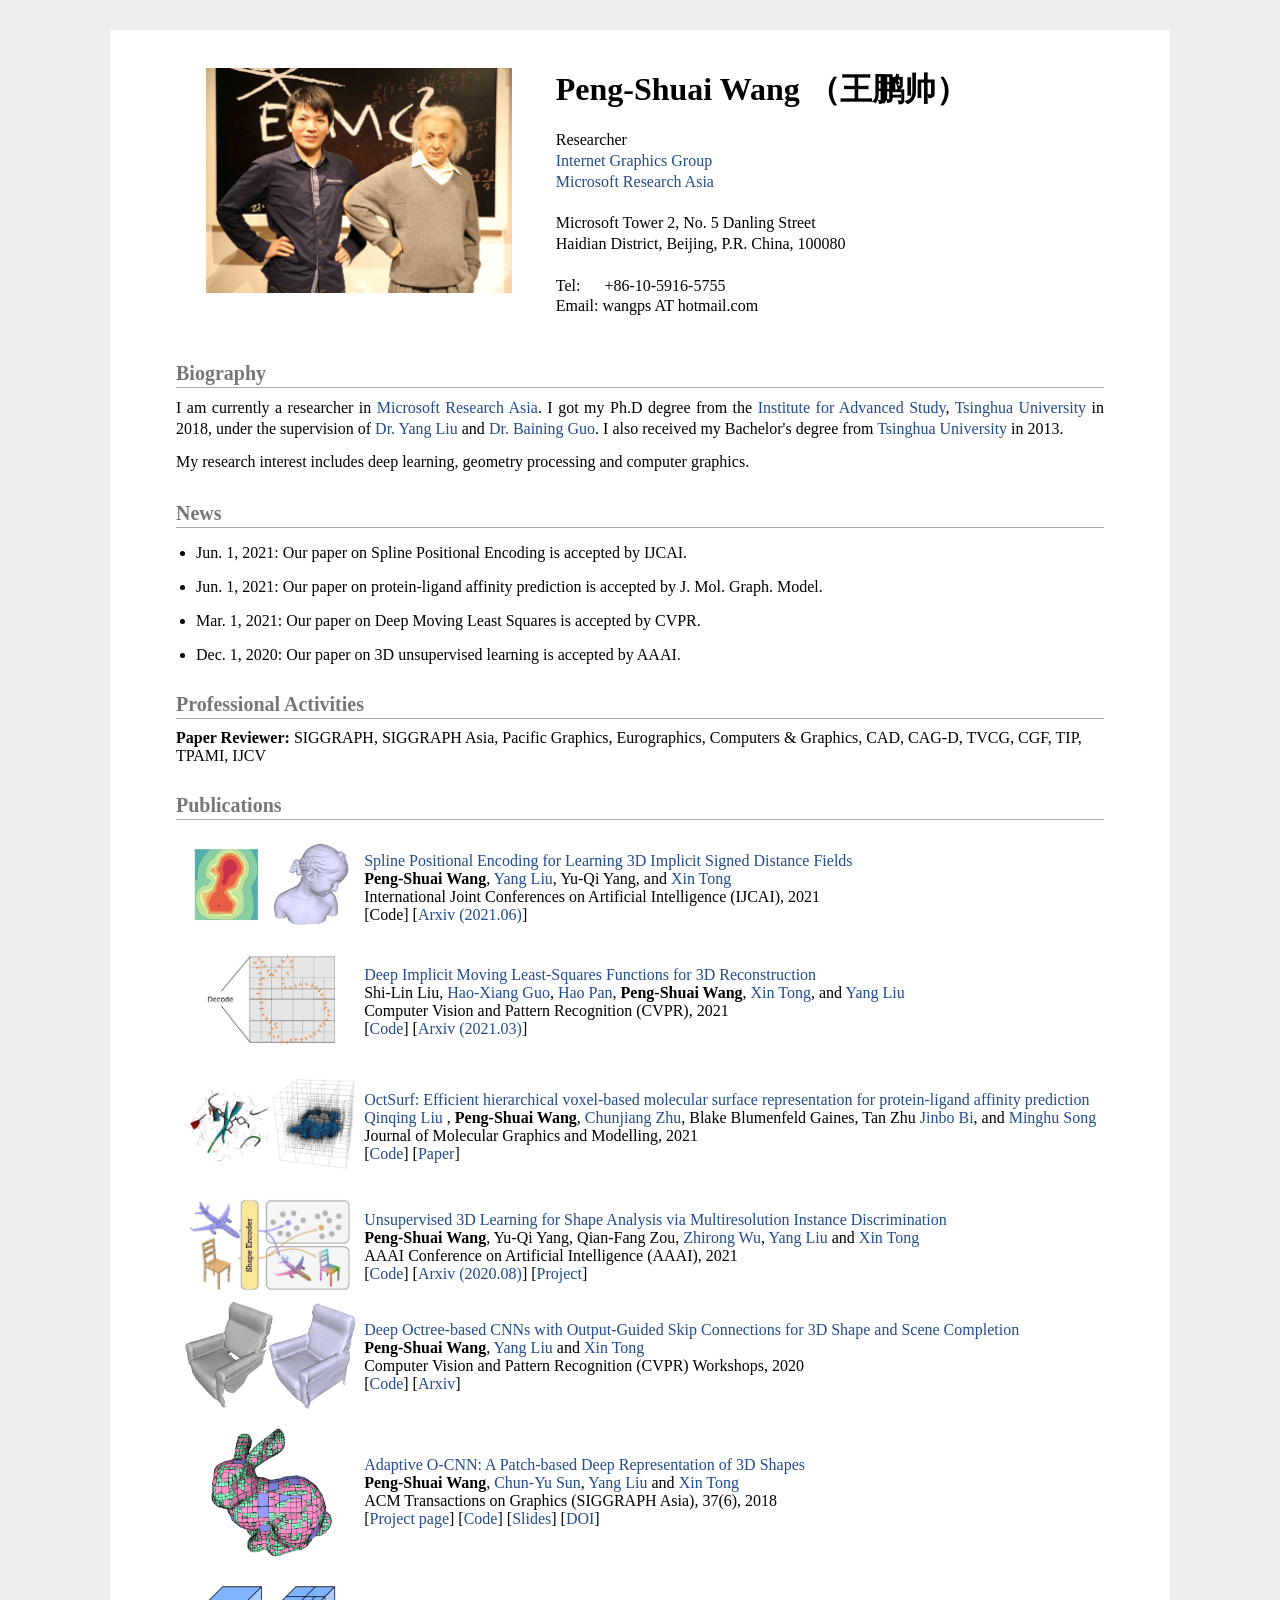
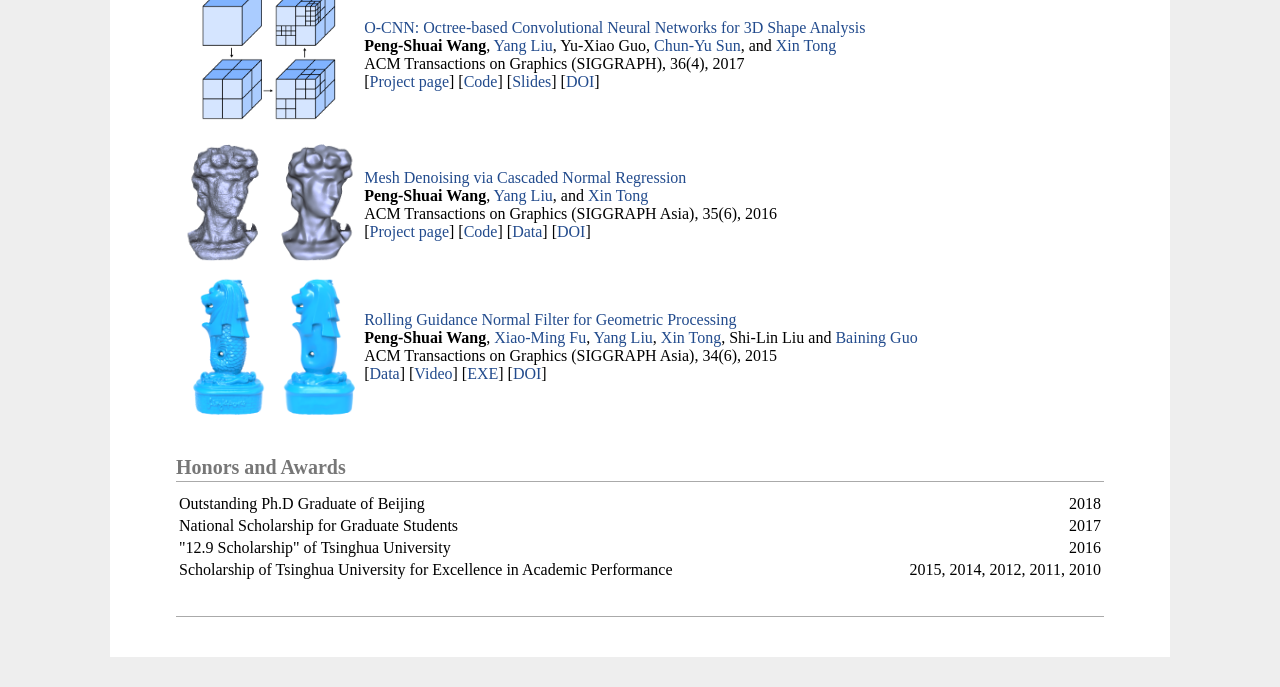
<file: index.html>
<!DOCTYPE html PUBLIC "-//W3C//DTD XHTML 1.1//EN" "http://www.w3.org/TR/xhtml11/DTD/xhtml11.dtd">
<html xmlns="http://www.w3.org/1999/xhtml" xml:lang="en" slick-uniqueid="3">
<head>
<meta http-equiv="Content-Type" content="text/html; charset=UTF-8">
<meta name="keywords" content="Pengshuai Wang, Peng-Shuai Wang, Tsinghua University, 王鹏帅, 清华大学, rolling guidance normal filter, mesh denoising, Cascaded Normal Regression, o-cnn, O-CNN, octree, convolutional neural network, computer graphics, geometry"> 
<meta name="description" content="Pengshuai Wang&#39;s home page">
<link rel="stylesheet" href="./Pengshuai Wang - Homepage_files/style/jemdoc.css" type="text/css">
<style type="text/css">
</style>
<title>Pengshuai Wang - Homepage</title>
<link rel="shortcut icon" href="./Pengshuai Wang - Homepage_files/img/favicon.ico" >
<!--link rel="shortcut icon" type="image/gif" href="./Pengshuai Wang - Homepage_files/img/animated_favicon1.gif" -->
</head>


<body>
<div id="layout-content" style="margin-top:25px">

<table  border="0" width="100%"> <tbody>
  <tr>
    <td width="19%" valign="top" height="173">
      <img height="225" id="photo" style="padding: 0pt 30pt 0pt 20pt; float: left; display: inline;" src="./Pengshuai Wang - Homepage_files/img/me2.jpg">
    </td>
    
    <td width="80%" valign="top" height="173">
      <b><font face="Times New Roman" size="6">Peng-Shuai Wang</font><font size="6" face="楷体_GB2312"> （王鹏帅）</font><font face="Times New Roman" size="6"></font></b>
      <br><br>      
      <p>
          Researcher
          <br>
          <a href="https://www.microsoft.com/en-us/research/group/internet-graphics/" target="_blank">Internet Graphics Group</a>
          <br>
          <a href="https://www.microsoft.com/en-us/research/lab/microsoft-research-asia/" target="_blank">Microsoft Research Asia</a>
          <br><br>
          Microsoft Tower 2, No. 5 Danling Street <br>
          Haidian District, Beijing, P.R. China, 100080 <br><br>

          Tel: &nbsp;&nbsp;&nbsp;&nbsp; +86-10-5916-5755<br>
          Email: wangps AT hotmail.com
      </p>
    </td>
  </tr>
</tbody> </table>


<table  border="0" width="100%"> <tbody>
  <tr>
    <h2>Biography</h2>
    <p style="text-align:justify;">
      I am currently a researcher in 
      <a href="https://www.microsoft.com/en-us/research/lab/microsoft-research-asia/" target="_blank">Microsoft Research Asia</a>.
      I got my Ph.D degree from the 
      <a href="http://www.castu.tsinghua.edu.cn/" target="_blank">Institute for Advanced Study</a>, 
      <a href="http://www.tsinghua.edu.cn/publish/newthuen/index.html" target="_blank">Tsinghua University</a> 
      in 2018, under the supervision of 
      <a href="https://xueyuhanlang.github.io/" target="_blank">Dr. Yang Liu</a> and  
      <a href="http://research.microsoft.com/en-us/people/bainguo/" target="_blank">Dr. Baining Guo</a>. 
      I also received my Bachelor's degree from 
      <a href="http://www.tsinghua.edu.cn/publish/newthuen/index.html" target="_blank">Tsinghua University</a> 
      in 2013.
    </p>
    <p> 
      My research interest includes deep learning, geometry processing and computer graphics.
    </p>
  </tr>
  
  <tr>
    <h2>News</h2>
    <ul style="list-style-type:disc">
      <li> Jun.  1, 2021: Our paper  on Spline Positional Encoding is accepted by IJCAI. </li>
      <li> Jun.  1, 2021: Our paper  on protein-ligand affinity prediction is accepted by J. Mol. Graph. Model. </li>
      <li> Mar.  1, 2021: Our paper  on Deep Moving Least Squares is accepted by CVPR. </li>
      <li> Dec.  1, 2020: Our paper  on 3D unsupervised learning is accepted by AAAI. </li>
    </ul>
  </tr>
  
  <tr>
    <h2>Professional Activities </h2>
    <strong>Paper Reviewer:</strong> SIGGRAPH, SIGGRAPH Asia, Pacific Graphics, 
    Eurographics, Computers & Graphics, CAD, CAG-D, TVCG, CGF, TIP, TPAMI, IJCV
  </tr>
</tbody></table>

<table  border="0" width="100%"> <tbody>
<h2>Publications</h2>

<!-- Spline Positional Encoding -->
<tr>
  <td>
    <div align="center">
      <img width="160" src="./Pengshuai Wang - Homepage_files/img/spline.jpg" alt="">
    </div>
  </td>
  <td>
    <a href="https://arxiv.org/abs/2106.01553" target="_blank">Spline Positional Encoding for Learning 3D Implicit Signed Distance Fields</a>        
    <br> 
    <strong>Peng-Shuai Wang</strong>, 
    <a href="https://xueyuhanlang.github.io/" target="_blank" onclick="stc(this, 44)">Yang Liu</a>, 
    Yu-Qi Yang, and
    <a href="http://research.microsoft.com/en-us/um/people/xtong/xtong.html" target="_blank" onclick="stc(this, 44)">Xin Tong</a>
    <br> 
    International Joint Conferences on Artificial Intelligence (IJCAI), 2021
    <br>
    [Code] 
    [<a href="https://arxiv.org/abs/2106.01553" target="_blank">Arxiv (2021.06)</a>]
  </td>
</tr>


<!-- Deep Moving Least Squares -->
<tr>
  <td>
    <div align="center">
      <img width="160" src="./Pengshuai Wang - Homepage_files/img/deepmls.jpg" alt="">
    </div>
  </td>
  <td>
    <a href="https://arxiv.org/abs/2103.12266" target="_blank">Deep Implicit Moving Least-Squares Functions for 3D Reconstruction</a>        
    <br> 
    Shi-Lin Liu,  
    <a href="https://haoxiangguo.cn/" target="_blank" onclick="stc(this, 44)">Hao-Xiang Guo</a>,
    <a href="http://haopan.github.io/" target="_blank" onclick="stc(this, 44)">Hao Pan</a>,
    <strong>Peng-Shuai Wang</strong>, 
    <a href="http://research.microsoft.com/en-us/um/people/xtong/xtong.html" target="_blank" onclick="stc(this, 44)">Xin Tong</a>, and
    <a href="https://xueyuhanlang.github.io/" target="_blank" onclick="stc(this, 44)">Yang Liu</a>
    <br> 
    Computer Vision and Pattern Recognition (CVPR), 2021
    <br>
    [<a href="https://github.com/Andy97/DeepMLS" target="_blank">Code</a>] 
    [<a href="https://arxiv.org/abs/2103.12266" target="_blank">Arxiv (2021.03)</a>]
  </td>
</tr>

<!-- OctSurf -->
<tr>
  <td>
    <div align="center">
      <img width="170" src="./Pengshuai Wang - Homepage_files/img/octsurf.png" alt="">
    </div>
  </td>
  <td>
    <a href="https://www.sciencedirect.com/science/article/abs/pii/S1093326321000346" target="_blank">OctSurf: Efficient hierarchical voxel-based molecular surface representation for protein-ligand affinity prediction</a>        
    <br> 
    <a href="https://luckick.github.io/" target="_blank" onclick="stc(this, 44)">Qinqing Liu </a>,
    <strong>Peng-Shuai Wang</strong>,   
    <a href="https://chunjiangzhu.github.io/" target="_blank" onclick="stc(this, 44)"> Chunjiang Zhu</a>, 
    Blake Blumenfeld Gaines, Tan Zhu
    <a href="https://jinbo-bi.uconn.edu/" target="_blank" onclick="stc(this, 44)">Jinbo Bi</a>, and
    <a href="https://www.bme.uconn.edu/faculty-staff/core-faculty/minghu-song/" target="_blank" onclick="stc(this, 44)">Minghu Song</a>
    <br> 
    Journal of Molecular Graphics and Modelling, 2021
    <br>
    [<a href="https://github.uconn.edu/mldrugdiscovery/OctSurf" target="_blank">Code</a>] 
    [<a href="https://www.sciencedirect.com/science/article/abs/pii/S1093326321000346" target="_blank">Paper</a>]
  </td>
</tr>


<!-- Unsupervised 3D Learning for Shape Analysis -->
<tr>
  <td>
    <div align="center">
      <img width="160" src="./pretrain_files/unsupervise.jpg" alt="">
    </div>
  </td>
  <td>
    <a href="https://arxiv.org/abs/2008.01068" target="_blank">Unsupervised 3D Learning for Shape Analysis via Multiresolution Instance Discrimination</a>        
    <br> 
    <strong>Peng-Shuai Wang</strong>, Yu-Qi Yang, Qian-Fang Zou, 
    <a href="https://www.microsoft.com/en-us/research/people/wuzhiron/" target="_blank" onclick="stc(this, 44)">Zhirong Wu</a>,
    <a href="https://xueyuhanlang.github.io/" target="_blank" onclick="stc(this, 44)">Yang Liu</a> and
    <a href="http://research.microsoft.com/en-us/um/people/xtong/xtong.html" target="_blank" onclick="stc(this, 44)">Xin Tong</a>
    <br> 
    AAAI Conference on Artificial Intelligence (AAAI), 2021
    <br>
    [<a href="https://github.com/microsoft/O-CNN" target="_blank">Code</a>] 
    [<a href="https://arxiv.org/abs/2008.01068" target="_blank">Arxiv (2020.08)</a>]
    [<a href="pretrain.html" target="_blank">Project</a>]
  </td>
</tr>


<!-- Deep Octree-based CNNs with Output-Guided Skip Connections -->
<tr>
  <td>
    <div align="center">
      <img width="170" src="./Pengshuai Wang - Homepage_files/img/complete.png" alt="">
    </div>
  </td>
  <td>
    <a href="https://openaccess.thecvf.com/content_CVPRW_2020/html/w17/Wang_Deep_Octree-Based_CNNs_With_Output-Guided_Skip_Connections_for_3D_Shape_CVPRW_2020_paper.html" target="_blank">Deep Octree-based CNNs with Output-Guided Skip Connections for 3D Shape and Scene Completion</a>        
    <br> 
    <strong>Peng-Shuai Wang</strong>, 
    <a href="https://xueyuhanlang.github.io/" target="_blank" onclick="stc(this, 44)">Yang Liu</a> and
    <a href="http://research.microsoft.com/en-us/um/people/xtong/xtong.html" target="_blank" onclick="stc(this, 44)">Xin Tong</a>
    <br> 
    Computer Vision and Pattern Recognition (CVPR) Workshops, 2020
    <br>
    [<a href="https://github.com/microsoft/O-CNN/blob/master/docs/completion.md" target="_blank">Code</a>] 
    [<a href="https://arxiv.org/abs/2006.03762" target="_blank">Arxiv</a>]
  </td>
</tr>


<!-- Adaptive O-CNN: A Patch-based Deep Representation of 3D Shapes -->
<tr>
  <td>
    <div align="center">
      <img width="160" src="./AO-CNN_files/ao-cnn.png" alt="">
    </div>
  </td>
  <td>
    <a href="https://wang-ps.github.io/AO-CNN_files/AOCNN.pdf" target="_blank">Adaptive O-CNN: A Patch-based Deep Representation of 3D Shapes</a>        
    <br> 
    <strong>Peng-Shuai Wang</strong>, 
    <a href="https://isunchy.github.io/" target="_blank" onclick="stc(this, 44)">Chun-Yu Sun</a>,     
    <a href="https://xueyuhanlang.github.io/" target="_blank" onclick="stc(this, 44)">Yang Liu</a> and
    <a href="http://research.microsoft.com/en-us/um/people/xtong/xtong.html" target="_blank" onclick="stc(this, 44)">Xin Tong</a>
    <br> 
    ACM Transactions on Graphics (SIGGRAPH Asia), 37(6), 2018
    <br>
    [<a href="AO-CNN.html" target="_blank">Project page</a>]
    [<a href="https://github.com/Microsoft/O-CNN" target="_blank">Code</a>] 
    [<a href="https://1drv.ms/p/s!Ar9egoTYLACXkAee7jDS2tuGi76O" target="_blank">Slides</a>] 
    [<a href="https://doi.org/10.1145/3272127.3275050" target="_blank">DOI</a>]
  </td>
</tr>

<!-- O-CNN: Octree-based Convolutional Neural Networks for 3D Shape Analysis -->
<tr>
  <td>
    <div align="center">
      <img width="180" src="./Pengshuai Wang - Homepage_files/img/o-cnn.png" alt="">
    </div>
  </td>
  <td>
    <a href="https://wang-ps.github.io/O-CNN_files/CNN3D.pdf" target="_blank">O-CNN: Octree-based Convolutional Neural Networks for 3D Shape Analysis</a>        
    <br> 
    <strong>Peng-Shuai Wang</strong>, 
    <a href="https://xueyuhanlang.github.io/" target="_blank" onclick="stc(this, 44)">Yang Liu</a>, 
    Yu-Xiao Guo, 
    <a href="https://isunchy.github.io/" target="_blank" onclick="stc(this, 44)">Chun-Yu Sun</a>,     
    and 
    <a href="http://research.microsoft.com/en-us/um/people/xtong/xtong.html" target="_blank" onclick="stc(this, 44)">Xin Tong</a>
    <br> 
    ACM Transactions on Graphics (SIGGRAPH), 36(4), 2017
    <br>
    [<a href="O-CNN.html" target="_blank">Project page</a>]
    [<a href="https://github.com/Microsoft/O-CNN" target="_blank">Code</a>] 
    [<a href="https://1drv.ms/p/s!Ar9egoTYLACXkCyFtoLvuqdjD4wz?e=jACNIE" target="_blank">Slides</a>] 
    [<a href="https://doi.org/10.1145/3072959.3073608" target="_blank">DOI</a>]
  </td>
</tr>  

<!-- Mesh Denoising via Cascaded Normal Regression -->
<tr>
  <td>
    <div align="center">
      <img width="180" src="./Pengshuai Wang - Homepage_files/img/Denoising.png" alt="">
    </div>
  </td>
  <td>
    <a href="https://1drv.ms/b/s!Ar9egoTYLACXjynIgjTD8ydCjhvy" target="_blank">Mesh Denoising via Cascaded Normal Regression</a>        
    <br> 
    <strong>Peng-Shuai Wang</strong>, 
    <a href="https://xueyuhanlang.github.io/" target="_blank" onclick="stc(this, 44)">Yang Liu</a>, and 
    <a href="http://research.microsoft.com/en-us/um/people/xtong/xtong.html" target="_blank" onclick="stc(this, 44)">Xin Tong</a>
    <br> 
    ACM Transactions on Graphics (SIGGRAPH Asia), 35(6), 2016
    <br>
    [<a href="denoising.html" target="_blank">Project page</a>]
    [<a href="https://1drv.ms/u/s!Ar9egoTYLACXkAUkiu9UVdGSGD6u" target="_blank">Code</a>] 
    [<a href="https://1drv.ms/u/s!Ar9egoTYLACXkAaghJi0-fAFei52" target="_blank">Data</a>]
    [<a href="http://dx.doi.org/10.1145/2980179.2980232" target="_blank">DOI</a>]
  </td>
</tr>  

<!-- Rolling Guidance Normal Filter for Geometric Processing -->
<tr>
  <td>
    <div align="center">
      <img width="180" src="./Pengshuai Wang - Homepage_files/img/RGNF.png" alt="">
    </div>
  </td>
  <td>
    <a href="https://wang-ps.github.io/Pengshuai Wang - Homepage_files/doc/RGNF.pdf" target="_blank">Rolling Guidance Normal Filter for Geometric Processing</a>        

    
    <br> 
    <strong>Peng-Shuai Wang</strong>, 
    <a href="http://staff.ustc.edu.cn/~fuxm/" target="_blank" onclick="stc(this, 44)">Xiao-Ming Fu</a>, 
    <a href="https://xueyuhanlang.github.io/" target="_blank" onclick="stc(this, 44)">Yang Liu</a>, 
    <a href="http://research.microsoft.com/en-us/um/people/xtong/xtong.html" target="_blank" onclick="stc(this, 44)">Xin Tong</a>, 
    Shi-Lin Liu and 
    <a href="http://research.microsoft.com/en-us/people/bainguo/" target="_blank" onclick="stc(this, 45)">Baining Guo</a>       
    
    <br> 
    ACM Transactions on Graphics (SIGGRAPH Asia), 34(6), 2015
    
    <br> 
    [<a href="https://app.box.com/s/zsc4vf1umkiltvnchpd43km0cxua56j3" target="_blank">Data</a>] 
    [<a href="https://Pengshuai-Wang.tinytake.com/sf/ODUyODc2XzM3MDkwNzA" target="_blank">Video</a>] 
    [<a href="https://app.box.com/s/1df9jg6xke7xc95vh6sjjpl4uipq3y81" target="_blank">EXE</a>] 
    [<a href="http://dx.doi.org/10.1145/2816795.2818068" target="_blank">DOI</a>]

  </td>
</tr>  

</tbody> </table>

<table  border="0" width="100%"> <tbody>
  <h2>Honors and Awards</h2>
    <tr>
      <td> Outstanding Ph.D Graduate of Beijing </td>
      <td align="right"> 2018 </td> 
    </tr>
    <tr>
      <td> National Scholarship for Graduate Students </td>
      <td align="right"> 2017 </td> 
    </tr>
    <tr>
      <td> "12.9 Scholarship" of Tsinghua University </td>
      <td align="right"> 2016 </td> 
    </tr>
    <tr>
      <td> Scholarship of Tsinghua University for Excellence in Academic Performance </td>
      <td align="right"> 2015, 2014, 2012, 2011, 2010 </td> 
    </tr>
</tbody> </table>

<table  border="0" width="100%"> <tbody>
<h2> </h2>
<script type='text/javascript' id='clustrmaps' src='//cdn.clustrmaps.com/map_v2.js?cl=ffffff&w=300&t=tt&d=x-g-k1CkArcMRIdd2QWF0_4Ah9Yka4MzQ50SavsZNuU'></script>

<!-- <h2> </h2>
<a href="http://www.easycounter.com/">
<img src="http://www.easycounter.com/counter.php?wangps" border="0" alt="Web Site Hit Counter">
</a> 
<font size="2"> visits since 2016-07-25. </font> -->
</tbody> </table>

</div>
</body>
</html>
</file>
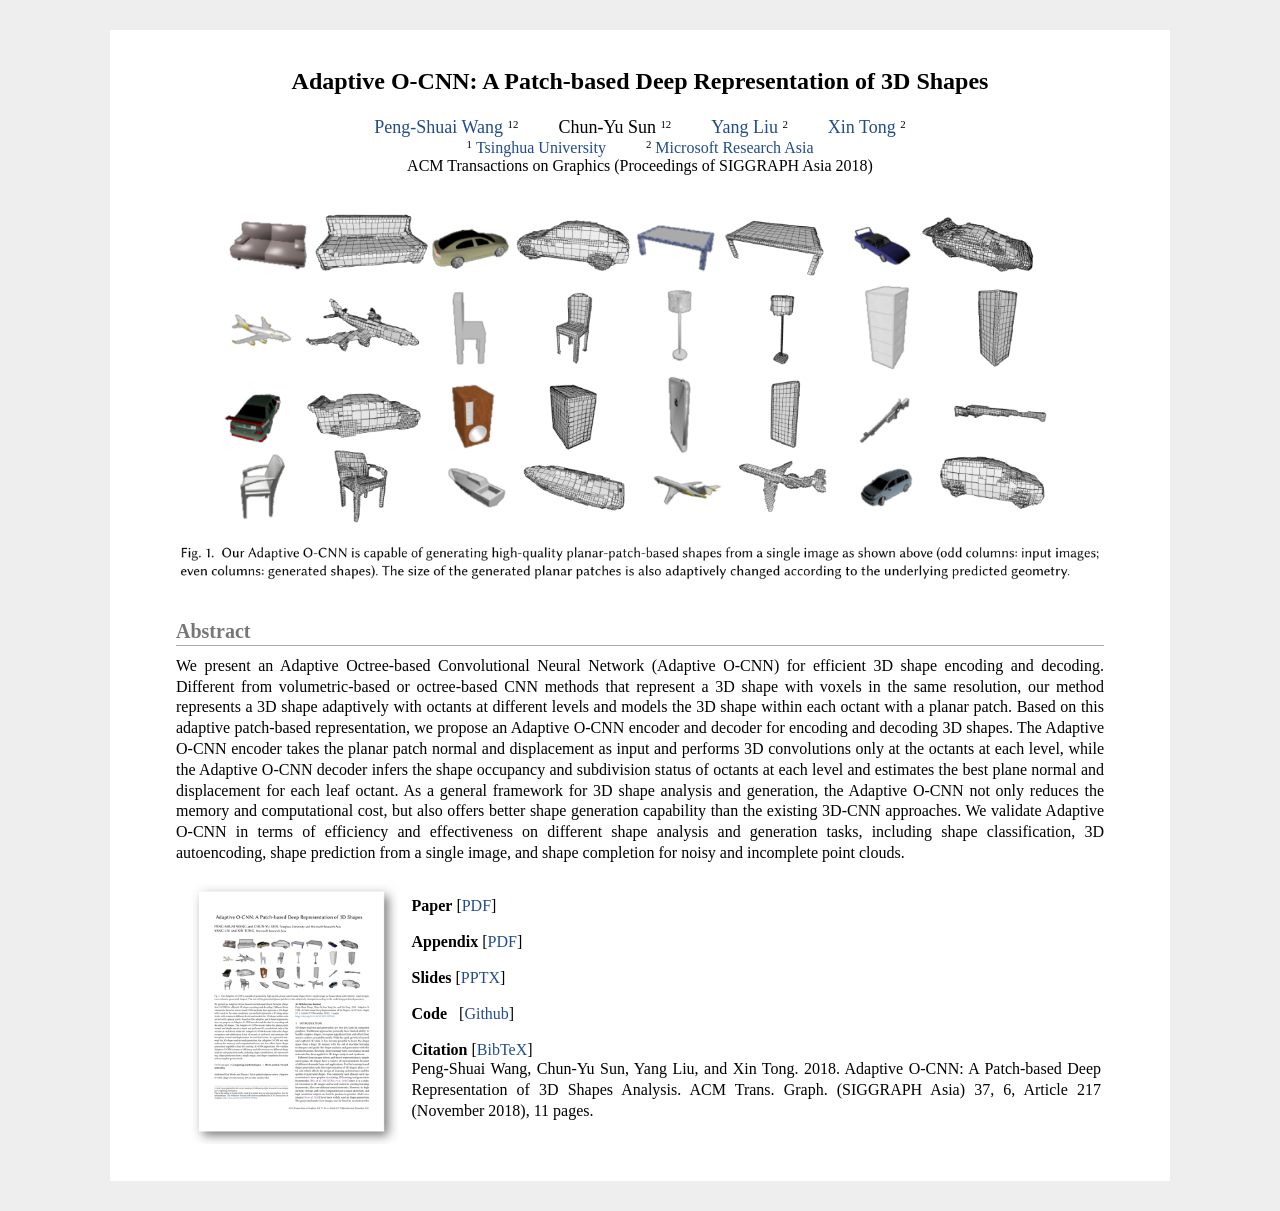
<file: AO-CNN.html>
<!DOCTYPE html PUBLIC "-//W3C//DTD XHTML 1.1//EN" "http://www.w3.org/TR/xhtml11/DTD/xhtml11.dtd">
<html xmlns="http://www.w3.org/1999/xhtml" xml:lang="en" slick-uniqueid="3">
<head>
<meta http-equiv="Content-Type" content="text/html; charset=UTF-8">
<meta name="keywords" content="Pengshuai Wang, Peng-Shuai Wang, MSRA, Tsinghua University, 王鹏帅, 清华大学, Adaptive O-CNN, O-CNN, octree, CNN"> 
<meta name="description" content="Adaptive O-CNN: A Patch-based Deep Representation of 3D Shapes">
<link rel="stylesheet" href="./Pengshuai Wang - Homepage_files/style/jemdoc.css" type="text/css">
<style type="text/css">
</style>
<title>AO-CNN</title>
<link rel="shortcut icon" href="./Pengshuai Wang - Homepage_files/img/favicon.ico" >
<!--link rel="shortcut icon" type="image/gif" href="./Pengshuai Wang - Homepage_files/img/animated_favicon1.gif" -->
</head>


<body>
<div id="layout-content" style="margin-top:25px">

<!-- teaser -->
<table border="0" width="100%"> <tbody>
<tr>    
  <td valign="top" align="center">     
    <b><font size="5" face="Times New Roman" >Adaptive O-CNN: A Patch-based Deep Representation of 3D Shapes</font></b>
    <br><br>
  </td>
</tr>

<tr>
  <td valign="top" align="center">
    <font size="4" face="Times New Roman" > <a href="https://wang-ps.github.io/"  target="_blank">Peng-Shuai Wang</a> </font> <font size="2"><sup>12</sup></font> &emsp;&emsp;
    <font size="4" face="Times New Roman" >Chun-Yu Sun </font> <font size="2"><sup>12</sup></font> &emsp;&emsp;
    <font size="4" face="Times New Roman" > <a href="https://xueyuhanlang.github.io/"  target="_blank">Yang Liu</a> </font> <font size="2"><sup>2</sup></font> &emsp;&emsp;
    <font size="4" face="Times New Roman" > <a href="http://research.microsoft.com/en-us/um/people/xtong/xtong.html"  target="_blank">Xin Tong</a> </font> <font size="2"><sup>2</sup></font>
    <br> 
    <font size="2"> <sup>1</sup></font> <font size="3" face="Times New Roman" > <a href="http://www.tsinghua.edu.cn/" target="_blank">Tsinghua University</a></font> &emsp;&emsp;
    <font size="2"> <sup>2</sup></font> <font size="3" face="Times New Roman" ><a href="http://research.microsoft.com/en-us/labs/asia/" target="_blank">Microsoft Research Asia</a> </font>
    <br>
    <font size="3" face="Times New Roman" > ACM Transactions on Graphics (Proceedings of SIGGRAPH Asia 2018) </font>
    <br> <br>
  </td>
</tr>

<tr>
  <td valign="top" align="center">
      <img width="100%" src="./AO-CNN_files/teaser.png">
  </td>
</tr>
</tbody> </table>

<!-- Abstract -->
<table border="0" width="100%"> <tbody>
<tr>
  <h2>Abstract</h2>
</tr>

<tr>
  <p style="text-align:justify;">
  <font face="Times New Roman" >
    We present an Adaptive Octree-based Convolutional Neural Network (Adaptive O-CNN) for efficient 3D shape encoding and decoding. Different from volumetric-based or octree-based CNN methods that represent a 3D shape with voxels in the same resolution, our method represents a 3D shape adaptively with octants at different levels and models the 3D shape within each octant with a planar patch. Based on this adaptive patch-based representation, we propose an Adaptive O-CNN encoder and decoder for encoding and decoding 3D shapes. The Adaptive O-CNN encoder takes the planar patch normal and displacement as input and performs 3D convolutions only at the octants at each level, while the Adaptive O-CNN decoder infers the shape occupancy and subdivision status of octants at each level and estimates the best plane normal and displacement for each leaf octant. As a general framework for 3D shape analysis and generation, the Adaptive O-CNN not only reduces the memory and computational cost, but also offers better shape generation capability than the existing 3D-CNN approaches. We validate Adaptive O-CNN in terms of efficiency and effectiveness on different shape analysis and generation tasks, including shape classification, 3D autoencoding, shape prediction from a single image, and shape completion for noisy and incomplete point clouds.
  </font>
  </p>
</tr>

<tr>
  <td align="center" width="25%">
    <img src="./AO-CNN_files/thumbmail.png" width="210">
  </td>
  <td>
    <strong>Paper</strong> [<a href="https://wang-ps.github.io/AO-CNN_files/AOCNN.pdf" target="_blank">PDF</a>] <br><br>
    <strong>Appendix</strong> [<a href="https://wang-ps.github.io/AO-CNN_files/appendix.pdf" target="_blank">PDF</a>] <br><br>
    <strong>Slides</strong> [<a href="https://1drv.ms/p/s!Ar9egoTYLACXkAee7jDS2tuGi76O" target="_blank">PPTX</a>] <br><br>
    <strong>Code&nbsp;&nbsp;</strong> [<a href="https://github.com/Microsoft/O-CNN" target="_blank">Github</a>] <br><br>
    <strong>Citation</strong> [<a href="AO-CNN_files/ao-cnn.bib" target="_blank">BibTeX</a>]<br>
    <p style="text-align:justify;">
    <font face="Times New Roman" >
    Peng-Shuai Wang, Chun-Yu Sun, Yang Liu, and Xin Tong.
    2018. Adaptive O-CNN: A Patch-based Deep Representation of 3D Shapes
    Analysis. ACM Trans. Graph. (SIGGRAPH Asia) 37, 6, Article 217 (November 2018), 11 pages.
    </font>
    </p>      
  </td>
</tr>
</tbody> </table>

</div>
</body>
</html>
</file>
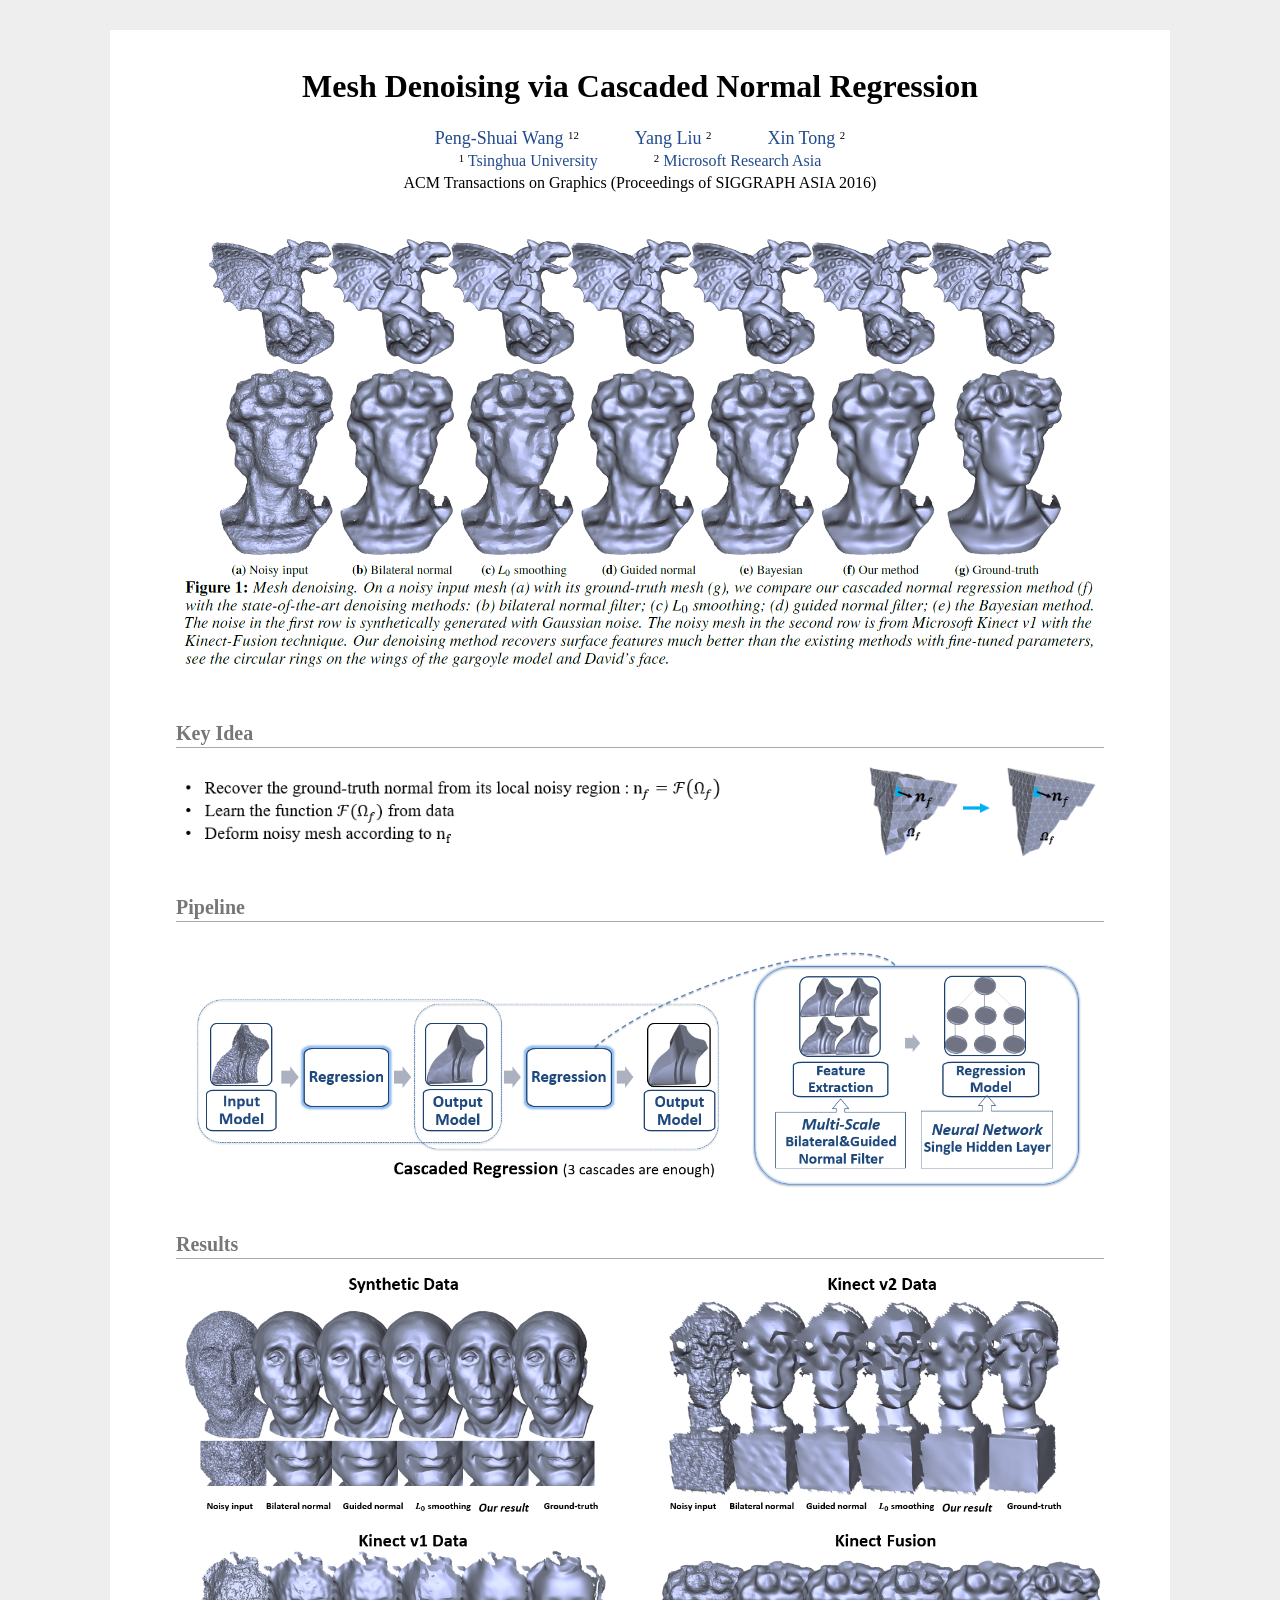
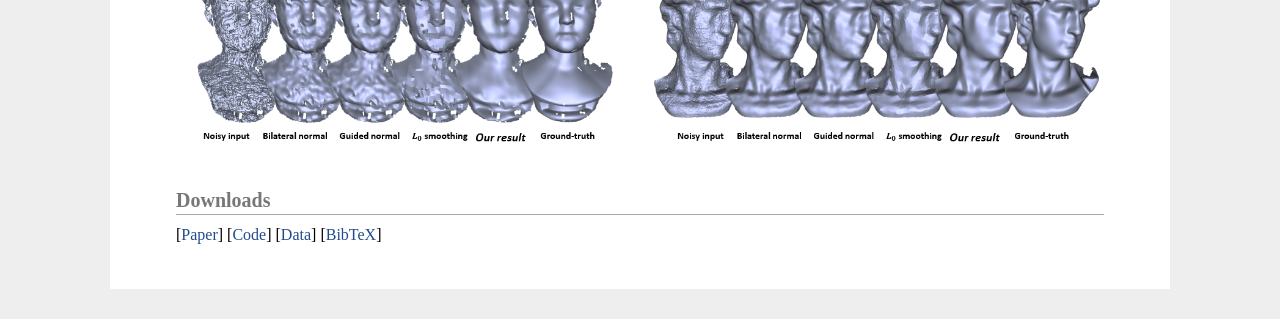
<file: denoising.html>
<!DOCTYPE html PUBLIC "-//W3C//DTD XHTML 1.1//EN" "http://www.w3.org/TR/xhtml11/DTD/xhtml11.dtd">
<html xmlns="http://www.w3.org/1999/xhtml" xml:lang="en" slick-uniqueid="3">
<head>
<meta http-equiv="Content-Type" content="text/html; charset=UTF-8">
<meta name="keywords" content="Pengshuai Wang, Peng-Shuai Wang, Tsinghua University, 王鹏帅, 清华大学, Mesh Denoising"> 
<meta name="description" content="Mesh Denoising via Cascaded Normal Regression">
<link rel="stylesheet" href="./Pengshuai Wang - Homepage_files/style/jemdoc.css" type="text/css">
<style type="text/css">
</style>
<title>Mesh Denoising</title>
<link rel="shortcut icon" href="./Pengshuai Wang - Homepage_files/img/favicon.ico" >
<!--link rel="shortcut icon" type="image/gif" href="./Pengshuai Wang - Homepage_files/img/animated_favicon1.gif" -->
</head>


<body>
<div id="layout-content" style="margin-top:25px">

<!-- teaser -->
<table border="0" width="100%"> <tbody>
<tr>    
  <td valign="top" align="center">      
    <b><font face="Times New Roman"  size="6">Mesh Denoising via Cascaded Normal Regression</font></b>
    <br><br>      
  </td>
</tr>

<tr>
<td valign="top" align="center">
  <p>
    <font size="4"> <a href="http://wang-ps.github.io/"  target="_blank">Peng-Shuai Wang</a> </font> <font size="2"><sup>12</sup></font> &emsp;&emsp;&emsp;
    <font size="4"> <a href="https://xueyuhanlang.github.io/"  target="_blank">Yang Liu</a> </font> <font size="2"><sup>2</sup></font> &emsp;&emsp;&emsp;
    <font size="4"> <a href="http://research.microsoft.com/en-us/um/people/xtong/xtong.html"  target="_blank">Xin Tong</a> </font> <font size="2"><sup>2</sup></font>
    <br>
    <font size="2"> <sup>1</sup></font> <font size="3"> <a href="http://www.tsinghua.edu.cn/" target="_blank">Tsinghua University</a></font> &emsp;&emsp;&emsp;
    <font size="2"> <sup>2</sup></font> <font size="3"><a href="http://research.microsoft.com/en-us/labs/asia/" target="_blank">Microsoft Research Asia</a> </font>
    <br>
    <font size="3" face="Times New Roman" > ACM Transactions on Graphics (Proceedings of SIGGRAPH ASIA 2016) </font>
    <br> <br><br>
    <img width="100%" src="./Denoising_files/teaser.png">
  </p>
</td>
</tr>
</tbody> </table>

<!-- Key idea -->
<table border="0" width="100%"> <tbody>
<h2>Key Idea</h2>
<tr>    
  <td width="70%" valign="middle" align="left">
    <img width="85%" src="./Denoising_files/keyidea.png"> 
    <!-- 1. Recover the ground-truth normal from its local noisy region <img align="middle"  src="https://latex.codecogs.com/gif.latex?\mathbf{n}_f=\mathcal{F}(\Omega_f)"/> <br>
    2. Learn the function <img align="middle" src="https://latex.codecogs.com/gif.latex?\mathcal{F}(\Omega_f)"/> from data. <br>
    3. Deform noisy mesh according to <img align="middle" src="https://latex.codecogs.com/gif.latex?\mathbf{n}_f"/>.-->
  </td> 
  <td width="30%" valign="middle" align="right">
    <img width="90%" src="./Denoising_files/keyidea1.png">
  </td> 
</tr>
</tbody> </table>

<!-- pipeline -->
<table border="0" width="100%"> <tbody>
<h2>Pipeline</h2> <br>
<center> <img width="100%" src="./Denoising_files/pipeline.png"> </center>
</tbody> </table>

<table border="0" width="100%"> <tbody>
<h2>Results</h2>
<!-- <center> <img width="90%" src="./Denoising_files/rst.png"></center> -->
<center> <img width="100%" src="./Denoising_files/rst1.png"></center>
</tbody> </table>

<!-- downloads -->
<table border="0" width="100%"> <tbody>
<h2>Downloads</h2>
<p> 
  [<a href="https://1drv.ms/b/s!Ar9egoTYLACXjynIgjTD8ydCjhvy" target="_blank">Paper</a>] 
  [<a href="https://1drv.ms/u/s!Ar9egoTYLACXkAUkiu9UVdGSGD6u" target="_blank">Code</a>] 
  [<a href="https://1drv.ms/u/s!Ar9egoTYLACXkAaghJi0-fAFei52" target="_blank">Data</a>]  
  [<a href="Denoising_files/citation.bib" target="_blank">BibTeX</a>]
</p>
</tbody> </table>

</div>
</body>
</html>
</file>
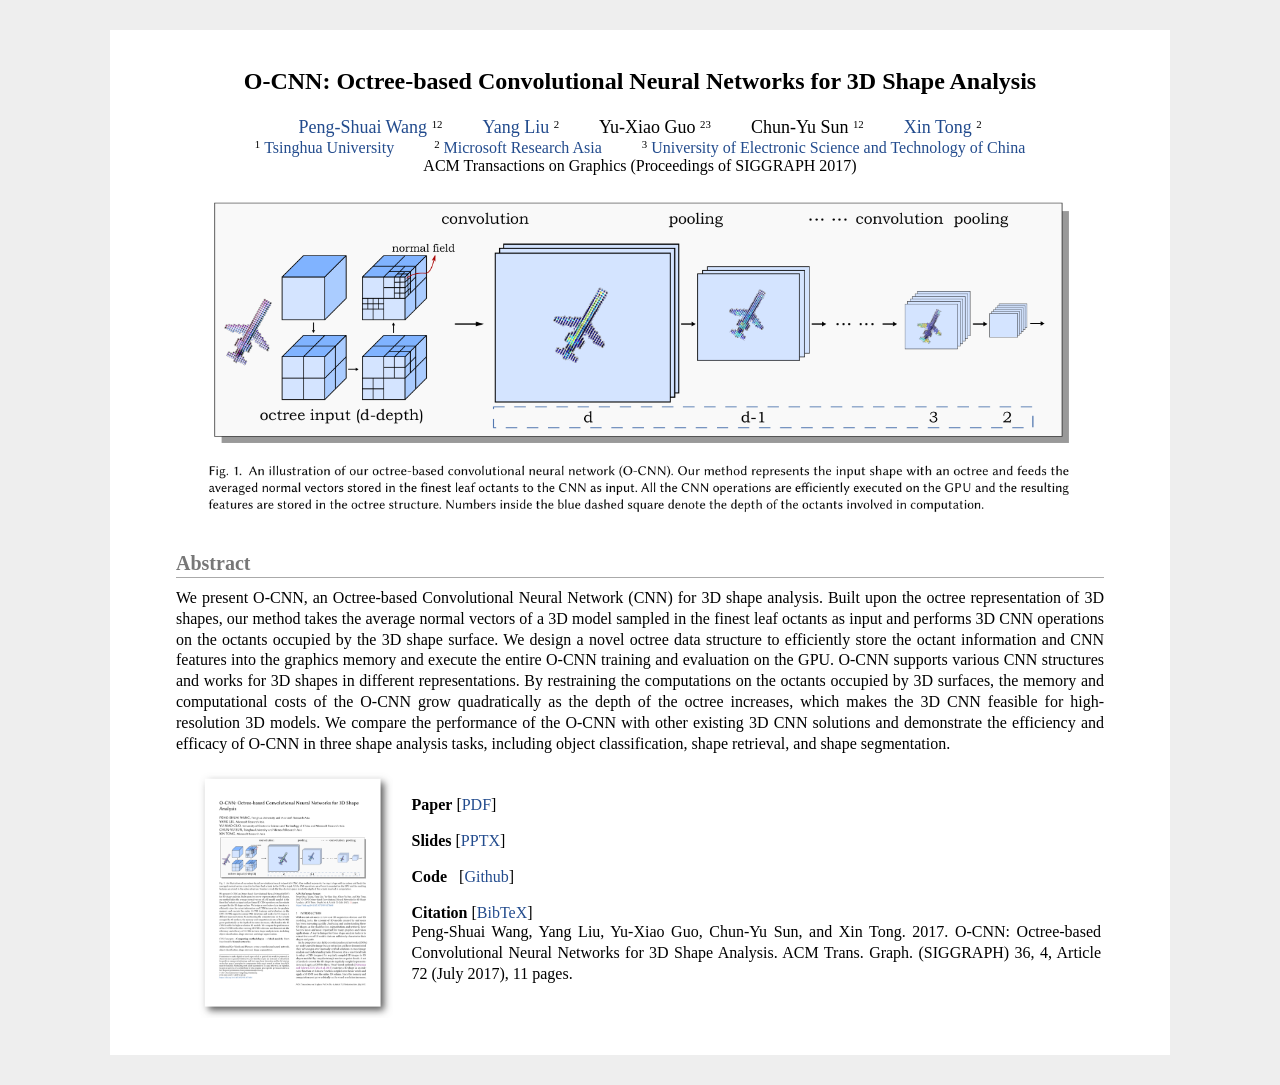
<file: O-CNN.html>
<!DOCTYPE html PUBLIC "-//W3C//DTD XHTML 1.1//EN" "http://www.w3.org/TR/xhtml11/DTD/xhtml11.dtd">
<html xmlns="http://www.w3.org/1999/xhtml" xml:lang="en" slick-uniqueid="3">
<head>
<meta http-equiv="Content-Type" content="text/html; charset=UTF-8">
<meta name="keywords" content="Pengshuai Wang, Peng-Shuai Wang, Tsinghua University, 王鹏帅, 清华大学, O-CNN, octree, CNN"> 
<meta name="description" content="O-CNN: Octree-based Convolutional Neural Networks for 3D Shape Analysis">
<link rel="stylesheet" href="./Pengshuai Wang - Homepage_files/style/jemdoc.css" type="text/css">
<style type="text/css">
</style>
<title>O-CNN</title>
<link rel="shortcut icon" href="./Pengshuai Wang - Homepage_files/img/favicon.ico" >
<!--link rel="shortcut icon" type="image/gif" href="./Pengshuai Wang - Homepage_files/img/animated_favicon1.gif" -->
</head>


<body>
<div id="layout-content" style="margin-top:25px">

<!-- teaser -->
<table border="0" width="100%"> <tbody>
<tr>    
  <td valign="top" align="center">     
    <b><font size="5" face="Times New Roman" >O-CNN: Octree-based Convolutional Neural Networks for 3D Shape Analysis</font></b>
    <br><br>
  </td>
</tr>

<tr>
  <td valign="top" align="center">
    <font size="4" face="Times New Roman" > <a href="https://wang-ps.github.io/"  target="_blank">Peng-Shuai Wang</a> </font> <font size="2"><sup>12</sup></font> &emsp;&emsp;
    <font size="4" face="Times New Roman" > <a href="https://xueyuhanlang.github.io/"  target="_blank">Yang Liu</a> </font> <font size="2"><sup>2</sup></font> &emsp;&emsp;
    <font size="4" face="Times New Roman" >Yu-Xiao Guo</a> </font> <font size="2"><sup>23</sup></font> &emsp;&emsp;
    <font size="4" face="Times New Roman" >Chun-Yu Sun</a> </font> <font size="2"><sup>12</sup></font> &emsp;&emsp;
    <font size="4" face="Times New Roman" > <a href="http://research.microsoft.com/en-us/um/people/xtong/xtong.html"  target="_blank">Xin Tong</a> </font> <font size="2"><sup>2</sup></font>
    <br> 
    <font size="2"> <sup>1</sup></font> <font size="3" face="Times New Roman" > <a href="http://www.tsinghua.edu.cn/" target="_blank">Tsinghua University</a></font> &emsp;&emsp;
    <font size="2"> <sup>2</sup></font> <font size="3" face="Times New Roman" ><a href="http://research.microsoft.com/en-us/labs/asia/" target="_blank">Microsoft Research Asia</a> </font>
    &emsp;&emsp;
    <font size="2"> <sup>3</sup></font> <font size="3" face="Times New Roman" ><a href="http://en.uestc.edu.cn/" target="_blank">University of Electronic Science and Technology of China</a> </font>
    <br>
    <font size="3" face="Times New Roman" > ACM Transactions on Graphics (Proceedings of SIGGRAPH 2017) </font>
    <br> <br>
  </td>
</tr>

<tr>
  <td valign="top" align="center">
      <img width="95%" src="./O-CNN_files/teaser.png">
  </td>
</tr>
</tbody> </table>

<!-- Abstract -->


<table border="0" width="100%"> <tbody>
<h2>Abstract</h2>
<tr>
  <p style="text-align:justify;">
  <font face="Times New Roman" >
    We present O-CNN, an Octree-based Convolutional Neural Network (CNN) 
    for 3D shape analysis. Built upon the octree representation of 3D shapes,
    our method takes the average normal vectors of a 3D model sampled in the
    finest leaf octants as input and performs 3D CNN operations on the octants
    occupied by the 3D shape surface. We design a novel octree data structure to
    efficiently store the octant information and CNN features into the graphics
    memory and execute the entire O-CNN training and evaluation on the
    GPU. O-CNN supports various CNN structures and works for 3D shapes in
    different representations. By restraining the computations on the octants
    occupied by 3D surfaces, the memory and computational costs of the O-CNN
    grow quadratically as the depth of the octree increases, which makes the 3D
    CNN feasible for high-resolution 3D models. We compare the performance
    of the O-CNN with other existing 3D CNN solutions and demonstrate the
    efficiency and efficacy of O-CNN in three shape analysis tasks, including
    object classification, shape retrieval, and shape segmentation.
  </font>
  </p>
</tr>

<tr>
  <td align="center" width="25%">
    <img src="./O-CNN_files/thumbmail.png" width="200">
  </td>
  <td>
    <strong>Paper</strong> [<a href="https://wang-ps.github.io/O-CNN_files/CNN3D.pdf" target="_blank">PDF</a>] <br><br>
    <strong>Slides</strong> [<a href="https://1drv.ms/p/s!Ar9egoTYLACXkCyFtoLvuqdjD4wz?e=jACNIE" target="_blank">PPTX</a>] <br><br>
    <strong>Code&nbsp;&nbsp;</strong> [<a href="https://github.com/Microsoft/O-CNN" target="_blank">Github</a>] <br><br>
    <strong>Citation</strong> [<a href="O-CNN_files/o-cnn.bib" target="_blank">BibTeX</a>]<br>
    <p style="text-align:justify;">
    <font face="Times New Roman" >
    Peng-Shuai Wang, Yang Liu, Yu-Xiao Guo, Chun-Yu Sun, and Xin Tong.
    2017. O-CNN: Octree-based Convolutional Neural Networks for 3D Shape
    Analysis. ACM Trans. Graph. (SIGGRAPH) 36, 4, Article 72 (July 2017), 11 pages.
    </font>
    </p>      
  </td>
</tr>
</tbody> </table>

<!-- downloads -->
<!-- <h2>Downloads</h2>
<p> 
[<a href="./O-CNN_files/CNN3D.pdf" target="_blank">Paper</a>] 
[Code(coming soon)] 
[<a href="O-CNN_files/o-cnn.bib" target="_blank">BibTeX</a>]
</p> -->

<!-- <h2>Results</h2>
<img width="100%" src="./O-CNN_files/classification.png">
<img width="100%" src="./O-CNN_files/segmentation.png">
<img width="100%" src="./O-CNN_files/retrieval.png"> -->

</div>
</body>
</html>
</file>
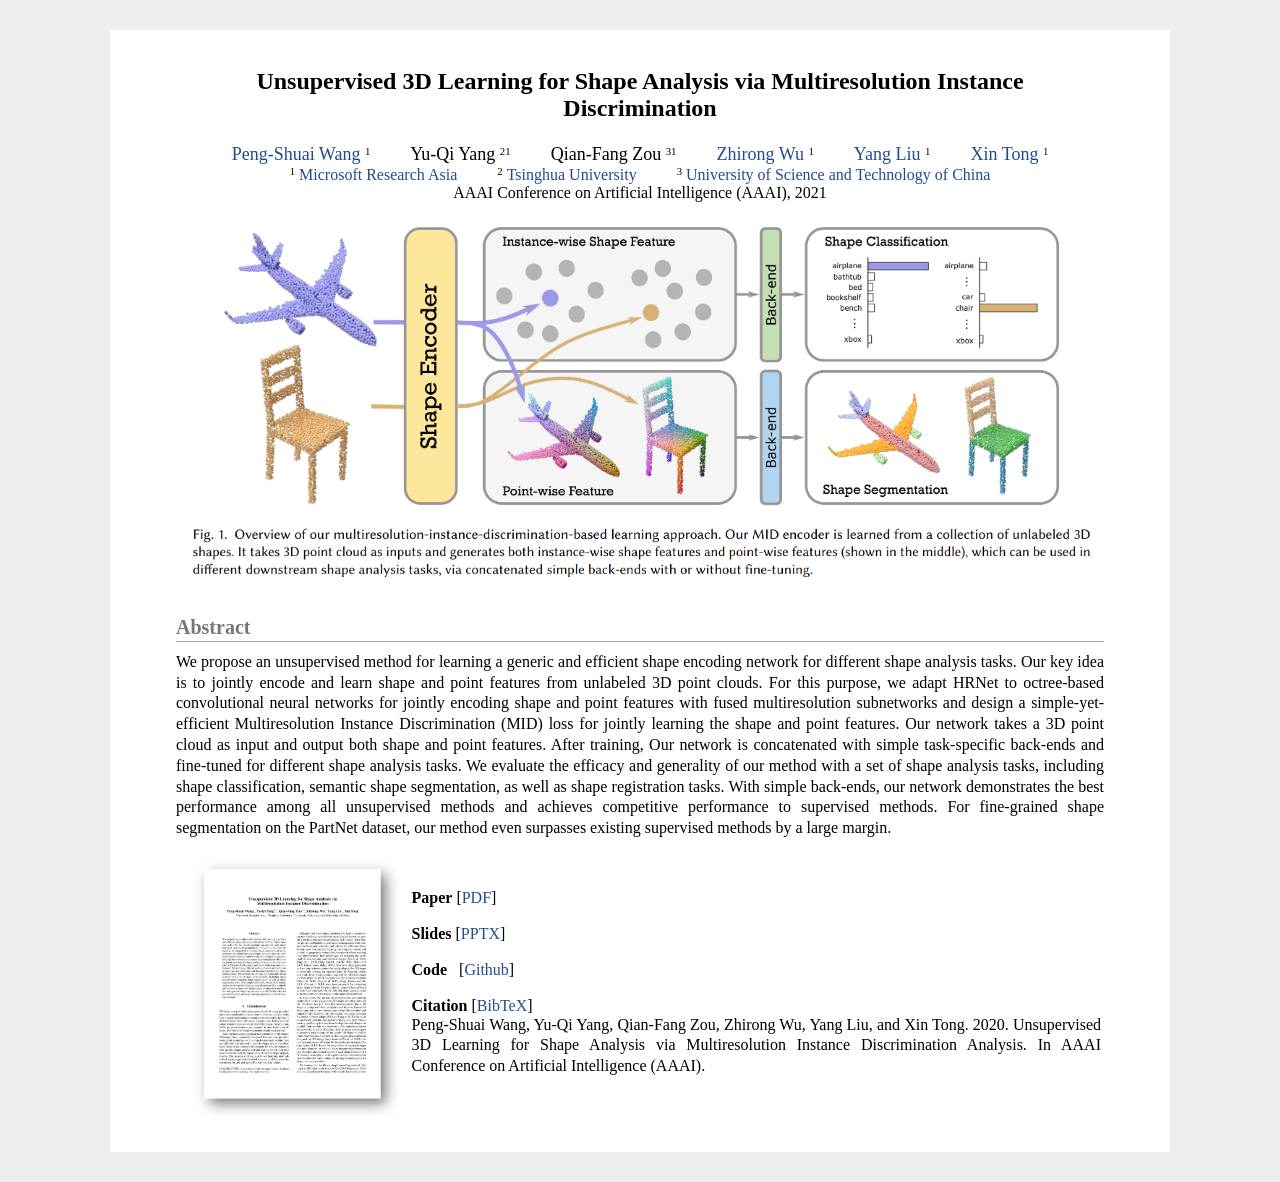
<file: pretrain.html>
<!DOCTYPE html PUBLIC "-//W3C//DTD XHTML 1.1//EN" "http://www.w3.org/TR/xhtml11/DTD/xhtml11.dtd">
<html xmlns="http://www.w3.org/1999/xhtml" xml:lang="en" slick-uniqueid="3">
<head>
<meta http-equiv="Content-Type" content="text/html; charset=UTF-8">
<meta name="keywords" content="Pengshuai Wang, Peng-Shuai Wang, MSRA, Tsinghua University, 王鹏帅, 清华大学, unsupervised pretrain, multi-resolution instance discrimination, O-CNN">
<meta name="description" content="	Unsupervised 3D Learning for Shape Analysis via Multiresolution Instance Discrimination">
<link rel="stylesheet" href="./Pengshuai Wang - Homepage_files/style/jemdoc.css" type="text/css">
<style type="text/css">
</style>
<title>Pretrain3D</title>
<link rel="shortcut icon" href="./Pengshuai Wang - Homepage_files/img/favicon.ico" >
<!--link rel="shortcut icon" type="image/gif" href="./Pengshuai Wang - Homepage_files/img/animated_favicon1.gif" -->
</head>


<body>
<div id="layout-content" style="margin-top:25px">

<!-- teaser -->
<table border="0" width="100%"> <tbody>
<tr>
  <td valign="top" align="center">
    <b><font size="5" face="Times New Roman" >Unsupervised 3D Learning for Shape Analysis via Multiresolution Instance Discrimination</font></b>
    <br><br>
  </td>
</tr>

<tr>
  <td valign="top" align="center">
    <font size="4" face="Times New Roman" > <a href="https://wang-ps.github.io/"  target="_blank">Peng-Shuai Wang</a> </font> <font size="2"><sup>1</sup></font> &emsp;&emsp;
    <font size="4" face="Times New Roman" >Yu-Qi Yang </font> <font size="2"><sup>21</sup></font> &emsp;&emsp;
    <font size="4" face="Times New Roman" >Qian-Fang Zou </font> <font size="2"><sup>31</sup></font> &emsp;&emsp;
    <font size="4" face="Times New Roman" > <a href="https://www.microsoft.com/en-us/research/people/wuzhiron/" target="_blank"> Zhirong Wu </a> </font> <font size="2"><sup>1</sup></font> &emsp;&emsp;
    <font size="4" face="Times New Roman" > <a href="https://xueyuhanlang.github.io/"  target="_blank">Yang Liu</a> </font> <font size="2"><sup>1</sup></font> &emsp;&emsp;
    <font size="4" face="Times New Roman" > <a href="http://research.microsoft.com/en-us/um/people/xtong/xtong.html"  target="_blank">Xin Tong</a> </font> <font size="2"><sup>1</sup></font>
    <br>
    <font size="2"> <sup>1</sup></font> <font size="3" face="Times New Roman" ><a href="http://research.microsoft.com/en-us/labs/asia/" target="_blank">Microsoft Research Asia</a> </font>  &emsp;&emsp;
    <font size="2"> <sup>2</sup></font> <font size="3" face="Times New Roman" > <a href="http://www.tsinghua.edu.cn/" target="_blank">Tsinghua University</a></font> &emsp;&emsp;
    <font size="2"> <sup>3</sup></font> <font size="3" face="Times New Roman" > <a href="http://www.tsinghua.edu.cn/" target="_blank">University of Science and Technology of China </a></font>

    <br>
    <font size="3" face="Times New Roman" > AAAI Conference on Artificial Intelligence (AAAI), 2021 </font>
    <br> <br>
  </td>
</tr>

<tr>
  <td valign="top" align="center">
      <img width="100%" src="./pretrain_files/teaser.png">
  </td>
</tr>
</tbody> </table>

<!-- Abstract -->
<table border="0" width="100%"> <tbody>
<tr>
  <h2>Abstract</h2>
</tr>

<tr>
  <p style="text-align:justify;">
  <font face="Times New Roman" >
We propose an unsupervised method for learning a generic and efficient shape encoding network for different shape analysis tasks. Our key idea is to jointly encode and learn shape and point features from unlabeled 3D point clouds. For this purpose, we adapt HRNet to octree-based convolutional neural networks for jointly encoding shape and point features with fused multiresolution subnetworks and design a simple-yet-efficient Multiresolution Instance Discrimination (MID) loss for jointly learning the shape and point features. Our network takes a 3D point cloud as input and output both shape and point features. After training, Our network is concatenated with simple task-specific back-ends and fine-tuned for different shape analysis tasks. We evaluate the efficacy and generality of our method with a set of shape analysis tasks, including shape classification, semantic shape segmentation, as well as shape registration tasks. With simple back-ends, our network demonstrates the best performance among all unsupervised methods and achieves competitive performance to supervised methods. For fine-grained shape segmentation on the PartNet dataset, our method even surpasses existing supervised methods by a large margin.
  </font>
  </p>
</tr>

<tr>
  <td align="center" width="25%">
    <img src="./pretrain_files/thumbmail.png" width="210">
  </td>
  <td>
    <strong>Paper</strong> [<a href="https://arxiv.org/abs/2008.01068" target="_blank">PDF</a>] <br><br>
    <strong>Slides</strong> [<a href="https://1drv.ms/p/s!Ar9egoTYLACXkDcFFlwW_ze7B9Wi?e=eOrQeU" target="_blank">PPTX</a>] <br><br>
    <strong>Code&nbsp;&nbsp;</strong> [<a href="https://github.com/microsoft/O-CNN/blob/master/docs/unsupervised.md" target="_blank">Github</a>] <br><br>
    <strong>Citation</strong> [<a href="pretrain_files/pretrain3d.bib" target="_blank">BibTeX</a>]<br>
    <p style="text-align:justify;">
    <font face="Times New Roman" >
    Peng-Shuai Wang, Yu-Qi Yang, Qian-Fang Zou, Zhirong Wu, Yang Liu, and Xin Tong. 2020. Unsupervised 3D Learning for Shape Analysis via Multiresolution Instance Discrimination Analysis. In AAAI Conference on Artificial Intelligence (AAAI).
    </font>
    </p>
  </td>
</tr>
</tbody> </table>

</div>
</body>
</html>
</file>
<file: Pengshuai Wang - Homepage_files/style/jemdoc.css>
/* Default css file for jemdoc. */

table#tlayout {
    border: none;
    border-collapse: separate;
    background: white;
}
/*
body {
	background: white;
	padding-bottom: 8px;
	margin: 0;
}
*/
html {
  background-color: #eeeeee; 
}

body {
	font-family: Georgia, serif;
	color: #000;
	background-color: #ffffff;
	text-align: left; /* for IE */
	margin-top: 30px;
	margin-bottom: 30px;
	margin-left: auto;
	margin-right: auto;
	padding-left: 50px;
	padding-right: 50px;
	padding-top: 10px;
	padding-bottom: 30px;
	max-width: 960px;
}

#layout-menu {
	background: #f6f6f6;
	border: 1px solid #dddddd;
	padding-top: 0.5em;
	padding-left: 8px;
	padding-right: 8px;
	font-size: 1.0em;
	width: auto;
	white-space: nowrap;
    text-align: left;
    vertical-align: top;
}

#layout-menu td {
	background: #f4f4f4;
    vertical-align: top;
}

#layout-content {
	padding-top: 0.0em;
	padding-left: 1.0em;
	padding-right: 1.0em;
    border: none;
    background: white;
    text-align: left;
    vertical-align: top;
}

#layout-menu a {
	line-height: 1.5em;
	margin-left: 0.5em;
}

tt {
    background: #ffffdd;
}

pre, tt {
	font-size: 90%;
	font-family: monaco, monospace;
}

a, a > tt {
	color: #224b8d;
	text-decoration: none;
}

a:hover {
	/*border-bottom: 1px gray dotted;
	font-weight: bold;*/
	color:#FF0000; 
}

#layout-menu a.current:link, #layout-menu a.current:visited {
	color: #022b6d;
	border-bottom: 1px gray solid;
}
#layout-menu a:link, #layout-menu a:visited, #layout-menu a:hover {
	color: #527bbd;
	text-decoration: none;
}
#layout-menu a:hover {
	text-decoration: none;
}

div.menu-category {
	border-bottom: 1px solid gray;
	margin-top: 0.8em;
	padding-top: 0.2em;
	padding-bottom: 0.1em;
	font-weight: bold;
}

div.menu-item {
	padding-left: 16px;
	text-indent: -16px;
}

div#toptitle {
	padding-bottom: 0.2em;
	margin-bottom: 1.5em;
	/*border-bottom: 3px double gray;*/
}

/* Reduce space if we begin the page with a title. */
div#toptitle + h2, div#toptitle + h3 {
	margin-top: 0em;
}

div#subtitle {
	margin-top: 0.0em;
	margin-bottom: 0.0em;
	padding-top: 0em;
	padding-bottom: 0.1em;
}

em {
	font-style: italic;
}

strong {
	font-weight: bold;
}


red {
	color: #FF0000;
}

h1, h2, h3 {
	color: #777777;
	margin-top: 0.7em;
	margin-bottom: 0.5em;
	padding-bottom: 0.2em;
	line-height: 1.0;
	padding-top: 0.5em;
	border-bottom: 1px solid #aaaaaa;
}

h1 {
	color: #527bbd;
	font-size: 165%;
	padding-bottom: 0.3em;
}

h2 {
	padding-top: 0.8em;
	font-size: 125%;
}

h2 + h3 {
    padding-top: 0.2em;
}

h3 {
	font-size: 110%;
	border-bottom: none;
}

p {
	margin-top: 0.0em;
	margin-bottom: 0.8em;
	padding: 0;
	line-height: 1.3;
}

pre {
	padding: 0;
	margin: 0;
}

div#footer {
	font-size: small;
	border-top: 1px solid #c0c0c0;
	padding-top: 0.1em;
	margin-top: 4.0em;
	color: #c0c0c0;
}

div#footer a {
	color: #80a0b0;
}

div#footer-text {
	float: left;
	padding-bottom: 8px;
}

ul, ol, dl {
	margin-top: 0.2em;
	padding-top: 0;
	margin-bottom: 0.8em;
}

dt {
	margin-top: 0.5em;
	margin-bottom: 0;
}

dl {
	margin-left: 20px;
}

dd {
	color: #222222;
}

dd > *:first-child {
	margin-top: 0;
}

ul {
	list-style-position: inherit;
	list-style-type: none;
	padding-left: 20px;
}

p + ul, p + ol {
	margin-top: -0.5em;
}

li {
	margin-top: 1em;
}

ol {
	list-style-position: outside;
	list-style-type: decimal;
}

li p, dd p {
	margin-bottom: 0.3em;
}


ol ol {
	list-style-type: lower-alpha;
}

ol ol ol {
	list-style-type: lower-roman;
}

p + div.codeblock {
	margin-top: -0.6em;
}

div.codeblock, div.infoblock {
	margin-right: 0%;
	margin-top: 1.2em;
	margin-bottom: 1.3em;
}

div.blocktitle {
	font-weight: bold;
	color: #cd7b62;
	margin-top: 1.2em;
	margin-bottom: 0.1em;
}

div.blockcontent {
	border: 1px solid silver;
	padding: 0.3em 0.5em;
}

div.infoblock > div.blockcontent {
	background: #ffffee;
}

div.blockcontent p + ul, div.blockcontent p + ol {
	margin-top: 0.4em;
}

div.infoblock p {
	margin-bottom: 0em;
}

div.infoblock li p, div.infoblock dd p {
	margin-bottom: 0.5em;
}

div.infoblock p + p {
	margin-top: 0.8em;
}

div.codeblock > div.blockcontent {
	background: #f6f6f6;
}

span.pycommand {
	color: #000070;
}

span.statement {
	color: #008800;
}
span.builtin {
	color: #000088;
}
span.special {
	color: #990000;
}
span.operator {
	color: #880000;
}
span.error {
	color: #aa0000;
}
span.comment, span.comment > *, span.string, span.string > * {
	color: #606060;
}

@media print {
	#layout-menu { display: none; }
}

#fwtitle {
	margin: 2px;
}

#fwtitle #toptitle {
	padding-left: 0.5em;
	margin-bottom: 0.5em;
}

#layout-content h1:first-child, #layout-content h2:first-child, #layout-content h3:first-child {
	margin-top: -0.7em;
}

div#toptitle h1, #layout-content div#toptitle h1 {
	margin-bottom: 0.0em;
	padding-bottom: 0.1em;
	padding-top: 0;
	margin-top: 0.5em;
	border-bottom: none;
}

img.eq {
	padding: 0;
	padding-left: 0.1em;
	padding-right: 0.1em;
	margin: 0;
}

img.eqwl {
	padding-left: 2em;
	padding-top: 0.6em;
	padding-bottom: 0.2em;
	margin: 0;
}

table + table {
    margin-top: 1em;
}

tr.heading {
    font-weight: bold;
    border-bottom: 2px solid black;
}

img {
    border: none;
}

table.imgtable, table.imgtable td {
    border: none;
    text-align: left;
}
</file>
